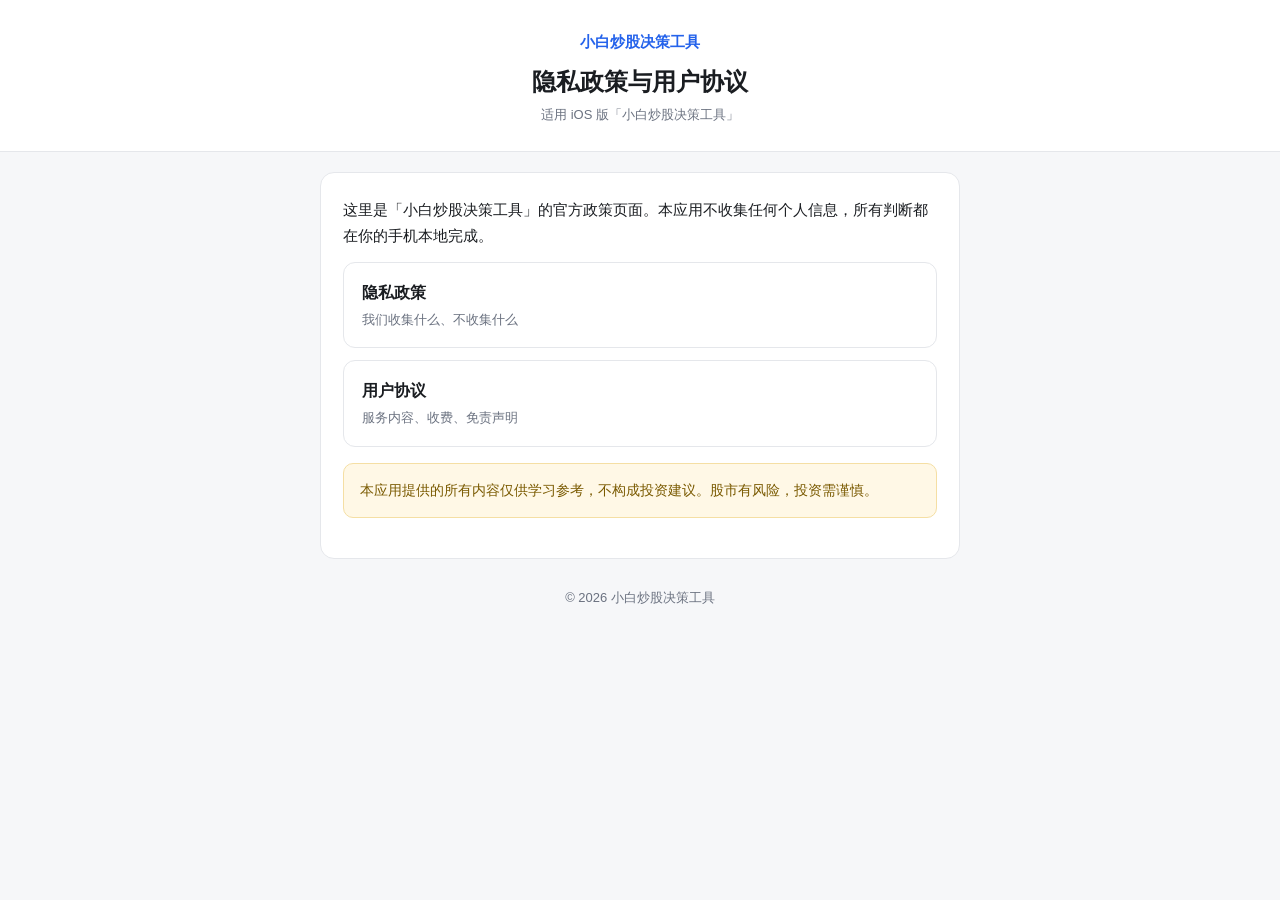
<file: index.html>
<!doctype html>
<html lang="zh-CN">
<head>
  <meta charset="utf-8">
  <meta name="viewport" content="width=device-width, initial-scale=1">
  <meta name="theme-color" content="#2563eb">
  <title>小白炒股决策工具 - 隐私政策与用户协议</title>
  <link rel="stylesheet" href="style.css">
</head>
<body>
  <header class="top">
    <span class="brand">小白炒股决策工具</span>
    <h1>隐私政策与用户协议</h1>
    <p class="meta">适用 iOS 版「小白炒股决策工具」</p>
  </header>

  <div class="wrap">
    <main>
      <p>这里是「小白炒股决策工具」的官方政策页面。本应用不收集任何个人信息，所有判断都在你的手机本地完成。</p>

      <div class="links">
        <a href="privacy.html">隐私政策<span>我们收集什么、不收集什么</span></a>
        <a href="terms.html">用户协议<span>服务内容、收费、免责声明</span></a>
      </div>

      <div class="note">本应用提供的所有内容仅供学习参考，不构成投资建议。股市有风险，投资需谨慎。</div>
    </main>

    <footer>© 2026 小白炒股决策工具</footer>
  </div>
</body>
</html>
</file>
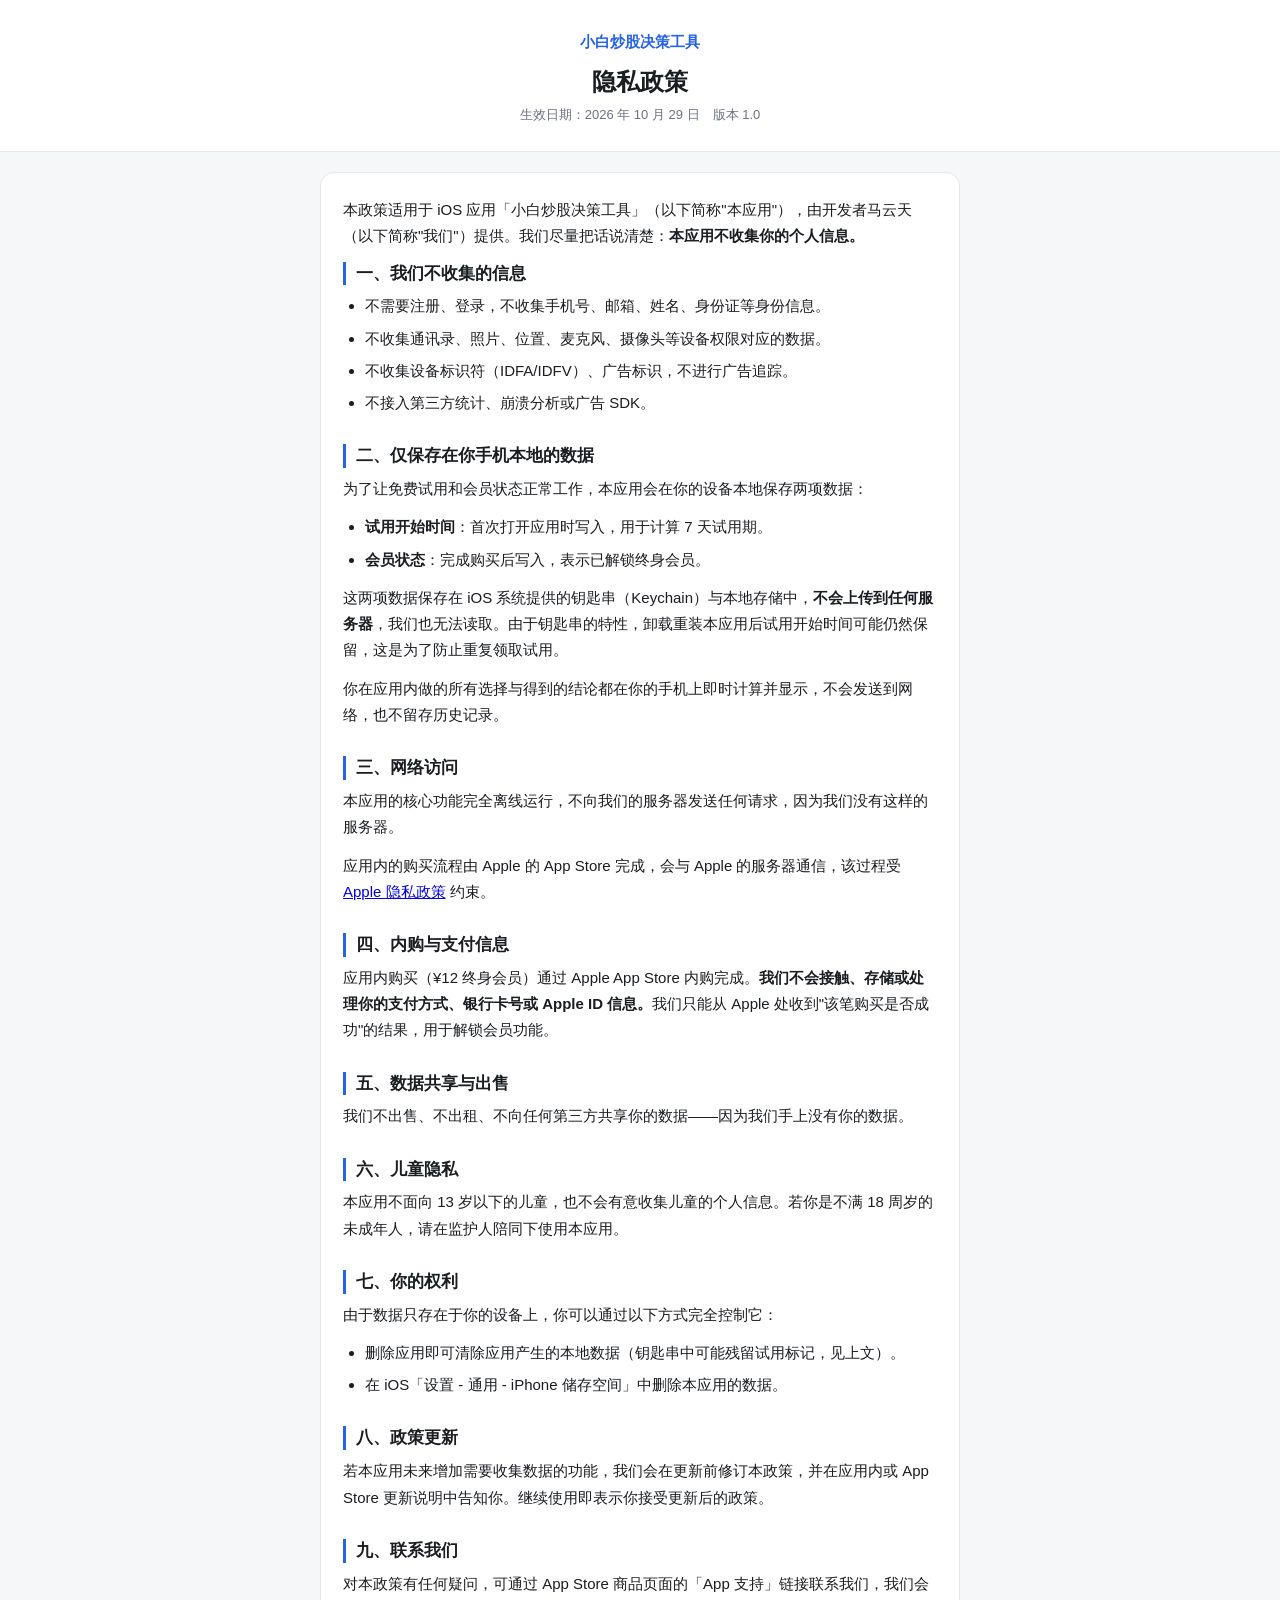
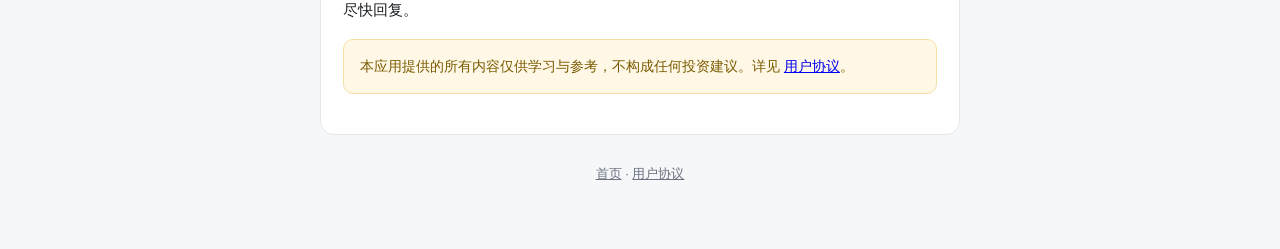
<file: privacy.html>
<!doctype html>
<html lang="zh-CN">
<head>
  <meta charset="utf-8">
  <meta name="viewport" content="width=device-width, initial-scale=1">
  <meta name="theme-color" content="#2563eb">
  <title>隐私政策 - 小白炒股决策工具</title>
  <link rel="stylesheet" href="style.css">
</head>
<body>
  <header class="top">
    <a class="brand" href="./">小白炒股决策工具</a>
    <h1>隐私政策</h1>
    <p class="meta">生效日期：2026 年 10 月 29 日　版本 1.0</p>
  </header>

  <div class="wrap">
    <main>
      <p>本政策适用于 iOS 应用「小白炒股决策工具」（以下简称"本应用"），由开发者马云天（以下简称"我们"）提供。我们尽量把话说清楚：<strong>本应用不收集你的个人信息。</strong></p>

      <h2>一、我们不收集的信息</h2>
      <ul>
        <li>不需要注册、登录，不收集手机号、邮箱、姓名、身份证等身份信息。</li>
        <li>不收集通讯录、照片、位置、麦克风、摄像头等设备权限对应的数据。</li>
        <li>不收集设备标识符（IDFA/IDFV）、广告标识，不进行广告追踪。</li>
        <li>不接入第三方统计、崩溃分析或广告 SDK。</li>
      </ul>

      <h2>二、仅保存在你手机本地的数据</h2>
      <p>为了让免费试用和会员状态正常工作，本应用会在你的设备本地保存两项数据：</p>
      <ul>
        <li><strong>试用开始时间</strong>：首次打开应用时写入，用于计算 7 天试用期。</li>
        <li><strong>会员状态</strong>：完成购买后写入，表示已解锁终身会员。</li>
      </ul>
      <p>这两项数据保存在 iOS 系统提供的钥匙串（Keychain）与本地存储中，<strong>不会上传到任何服务器</strong>，我们也无法读取。由于钥匙串的特性，卸载重装本应用后试用开始时间可能仍然保留，这是为了防止重复领取试用。</p>
      <p>你在应用内做的所有选择与得到的结论都在你的手机上即时计算并显示，不会发送到网络，也不留存历史记录。</p>

      <h2>三、网络访问</h2>
      <p>本应用的核心功能完全离线运行，不向我们的服务器发送任何请求，因为我们没有这样的服务器。</p>
      <p>应用内的购买流程由 Apple 的 App Store 完成，会与 Apple 的服务器通信，该过程受 <a href="https://www.apple.com/legal/privacy/" rel="noopener">Apple 隐私政策</a> 约束。</p>

      <h2>四、内购与支付信息</h2>
      <p>应用内购买（¥12 终身会员）通过 Apple App Store 内购完成。<strong>我们不会接触、存储或处理你的支付方式、银行卡号或 Apple ID 信息。</strong>我们只能从 Apple 处收到"该笔购买是否成功"的结果，用于解锁会员功能。</p>

      <h2>五、数据共享与出售</h2>
      <p>我们不出售、不出租、不向任何第三方共享你的数据——因为我们手上没有你的数据。</p>

      <h2>六、儿童隐私</h2>
      <p>本应用不面向 13 岁以下的儿童，也不会有意收集儿童的个人信息。若你是不满 18 周岁的未成年人，请在监护人陪同下使用本应用。</p>

      <h2>七、你的权利</h2>
      <p>由于数据只存在于你的设备上，你可以通过以下方式完全控制它：</p>
      <ul>
        <li>删除应用即可清除应用产生的本地数据（钥匙串中可能残留试用标记，见上文）。</li>
        <li>在 iOS「设置 - 通用 - iPhone 储存空间」中删除本应用的数据。</li>
      </ul>

      <h2>八、政策更新</h2>
      <p>若本应用未来增加需要收集数据的功能，我们会在更新前修订本政策，并在应用内或 App Store 更新说明中告知你。继续使用即表示你接受更新后的政策。</p>

      <h2>九、联系我们</h2>
      <p>对本政策有任何疑问，可通过 App Store 商品页面的「App 支持」链接联系我们，我们会尽快回复。</p>

      <div class="note">本应用提供的所有内容仅供学习与参考，不构成任何投资建议。详见 <a href="terms.html">用户协议</a>。</div>
    </main>

    <footer>
      <a href="./">首页</a> · <a href="terms.html">用户协议</a>
    </footer>
  </div>
</body>
</html>
</file>
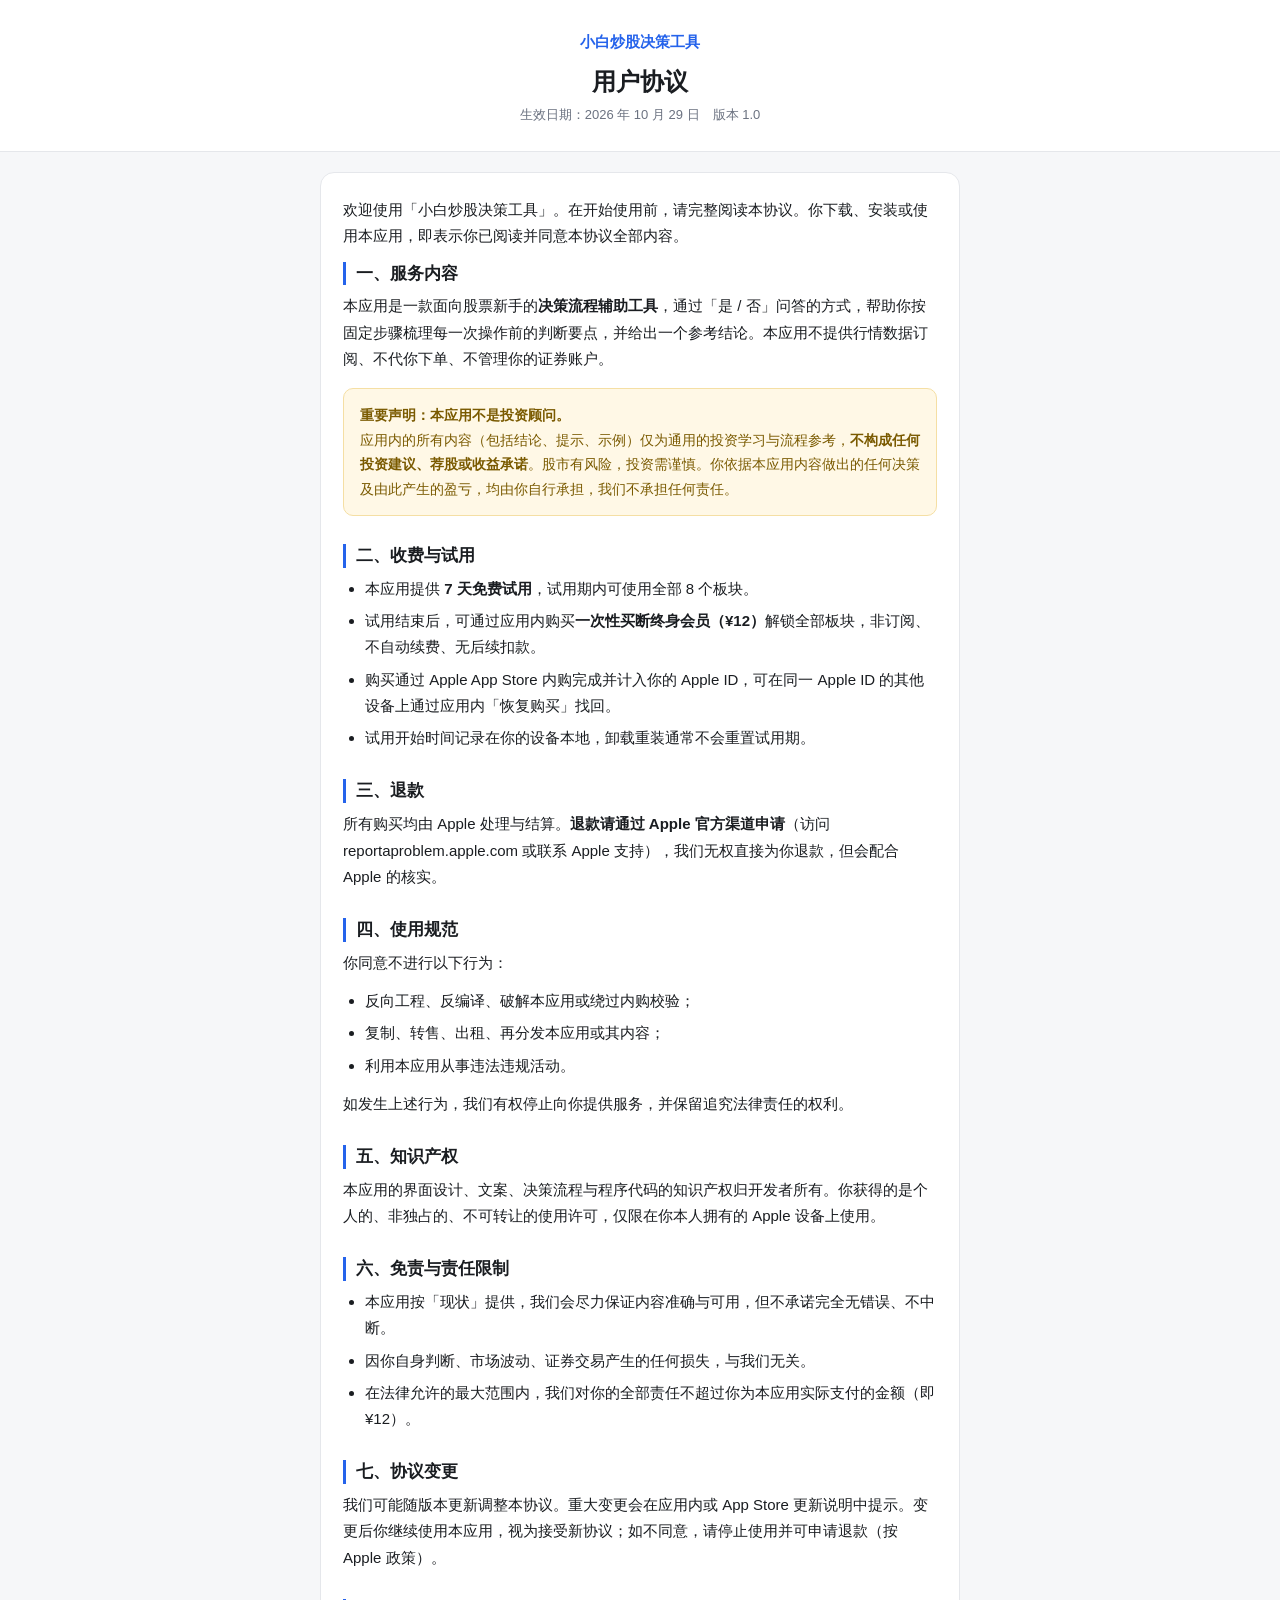
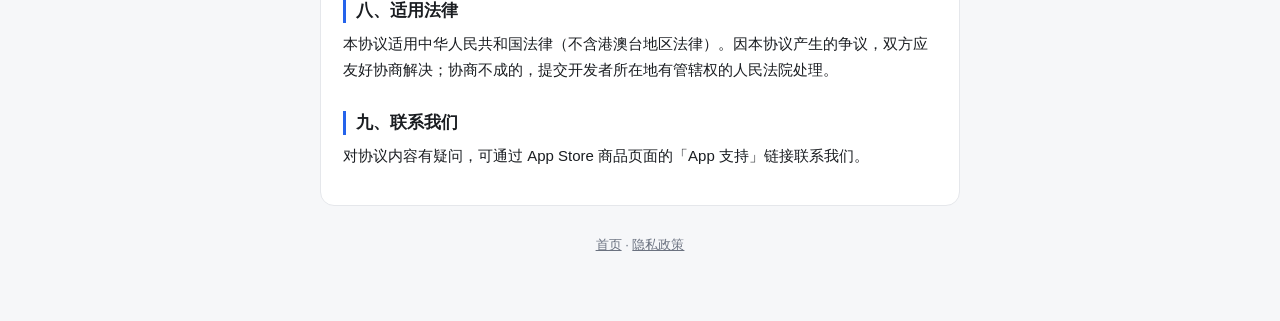
<file: terms.html>
<!doctype html>
<html lang="zh-CN">
<head>
  <meta charset="utf-8">
  <meta name="viewport" content="width=device-width, initial-scale=1">
  <meta name="theme-color" content="#2563eb">
  <title>用户协议 - 小白炒股决策工具</title>
  <link rel="stylesheet" href="style.css">
</head>
<body>
  <header class="top">
    <a class="brand" href="./">小白炒股决策工具</a>
    <h1>用户协议</h1>
    <p class="meta">生效日期：2026 年 10 月 29 日　版本 1.0</p>
  </header>

  <div class="wrap">
    <main>
      <p>欢迎使用「小白炒股决策工具」。在开始使用前，请完整阅读本协议。你下载、安装或使用本应用，即表示你已阅读并同意本协议全部内容。</p>

      <h2>一、服务内容</h2>
      <p>本应用是一款面向股票新手的<strong>决策流程辅助工具</strong>，通过「是 / 否」问答的方式，帮助你按固定步骤梳理每一次操作前的判断要点，并给出一个参考结论。本应用不提供行情数据订阅、不代你下单、不管理你的证券账户。</p>

      <div class="note">
        <strong>重要声明：本应用不是投资顾问。</strong><br>
        应用内的所有内容（包括结论、提示、示例）仅为通用的投资学习与流程参考，<strong>不构成任何投资建议、荐股或收益承诺</strong>。股市有风险，投资需谨慎。你依据本应用内容做出的任何决策及由此产生的盈亏，均由你自行承担，我们不承担任何责任。
      </div>

      <h2>二、收费与试用</h2>
      <ul>
        <li>本应用提供 <strong>7 天免费试用</strong>，试用期内可使用全部 8 个板块。</li>
        <li>试用结束后，可通过应用内购买<strong>一次性买断终身会员（¥12）</strong>解锁全部板块，非订阅、不自动续费、无后续扣款。</li>
        <li>购买通过 Apple App Store 内购完成并计入你的 Apple ID，可在同一 Apple ID 的其他设备上通过应用内「恢复购买」找回。</li>
        <li>试用开始时间记录在你的设备本地，卸载重装通常不会重置试用期。</li>
      </ul>

      <h2>三、退款</h2>
      <p>所有购买均由 Apple 处理与结算。<strong>退款请通过 Apple 官方渠道申请</strong>（访问 reportaproblem.apple.com 或联系 Apple 支持），我们无权直接为你退款，但会配合 Apple 的核实。</p>

      <h2>四、使用规范</h2>
      <p>你同意不进行以下行为：</p>
      <ul>
        <li>反向工程、反编译、破解本应用或绕过内购校验；</li>
        <li>复制、转售、出租、再分发本应用或其内容；</li>
        <li>利用本应用从事违法违规活动。</li>
      </ul>
      <p>如发生上述行为，我们有权停止向你提供服务，并保留追究法律责任的权利。</p>

      <h2>五、知识产权</h2>
      <p>本应用的界面设计、文案、决策流程与程序代码的知识产权归开发者所有。你获得的是个人的、非独占的、不可转让的使用许可，仅限在你本人拥有的 Apple 设备上使用。</p>

      <h2>六、免责与责任限制</h2>
      <ul>
        <li>本应用按「现状」提供，我们会尽力保证内容准确与可用，但不承诺完全无错误、不中断。</li>
        <li>因你自身判断、市场波动、证券交易产生的任何损失，与我们无关。</li>
        <li>在法律允许的最大范围内，我们对你的全部责任不超过你为本应用实际支付的金额（即 ¥12）。</li>
      </ul>

      <h2>七、协议变更</h2>
      <p>我们可能随版本更新调整本协议。重大变更会在应用内或 App Store 更新说明中提示。变更后你继续使用本应用，视为接受新协议；如不同意，请停止使用并可申请退款（按 Apple 政策）。</p>

      <h2>八、适用法律</h2>
      <p>本协议适用中华人民共和国法律（不含港澳台地区法律）。因本协议产生的争议，双方应友好协商解决；协商不成的，提交开发者所在地有管辖权的人民法院处理。</p>

      <h2>九、联系我们</h2>
      <p>对协议内容有疑问，可通过 App Store 商品页面的「App 支持」链接联系我们。</p>
    </main>

    <footer>
      <a href="./">首页</a> · <a href="privacy.html">隐私政策</a>
    </footer>
  </div>
</body>
</html>
</file>
<file: style.css>
:root {
  --blue: #2563eb;
  --text: #1a1d21;
  --muted: #6b7280;
  --border: #e5e7eb;
  --bg: #ffffff;
}

* { box-sizing: border-box; }

body {
  margin: 0;
  background: #f6f7f9;
  color: var(--text);
  font: 16px/1.75 -apple-system, BlinkMacSystemFont, "PingFang SC", "Helvetica Neue", sans-serif;
  -webkit-text-size-adjust: 100%;
}

.wrap {
  max-width: 680px;
  margin: 0 auto;
  padding: 0 20px 64px;
}

header.top {
  background: var(--bg);
  border-bottom: 1px solid var(--border);
  padding: 28px 20px 24px;
  text-align: center;
}

header.top .brand {
  display: inline-flex;
  align-items: center;
  gap: 8px;
  font-size: 15px;
  font-weight: 600;
  color: var(--blue);
  text-decoration: none;
}

header.top h1 {
  margin: 10px 0 6px;
  font-size: 24px;
  line-height: 1.35;
}

header.top .meta {
  margin: 0;
  font-size: 13px;
  color: var(--muted);
}

main {
  background: var(--bg);
  border: 1px solid var(--border);
  border-radius: 14px;
  padding: 24px 22px;
  margin-top: 20px;
}

h2 {
  font-size: 17px;
  margin: 28px 0 8px;
  padding-left: 10px;
  border-left: 3px solid var(--blue);
  line-height: 1.4;
}

h2:first-of-type { margin-top: 0; }

p, li { font-size: 15px; }

p { margin: 0 0 12px; }

ul { margin: 0 0 12px; padding-left: 22px; }

li { margin-bottom: 6px; }

strong { font-weight: 600; }

.note {
  background: #fff8e6;
  border: 1px solid #f5dfa4;
  border-radius: 10px;
  padding: 14px 16px;
  font-size: 14px;
  color: #7a5a00;
  margin: 16px 0;
}

.links {
  display: grid;
  gap: 12px;
  margin-top: 8px;
}

.links a {
  display: block;
  padding: 16px 18px;
  border: 1px solid var(--border);
  border-radius: 12px;
  color: var(--text);
  text-decoration: none;
  font-weight: 600;
}

.links a span {
  display: block;
  font-weight: 400;
  font-size: 13px;
  color: var(--muted);
  margin-top: 2px;
}

footer {
  text-align: center;
  font-size: 13px;
  color: var(--muted);
  margin-top: 28px;
}

footer a { color: var(--muted); }

@media (max-width: 420px) {
  main { padding: 20px 16px; border-radius: 12px; }
  header.top h1 { font-size: 21px; }
}
</file>
